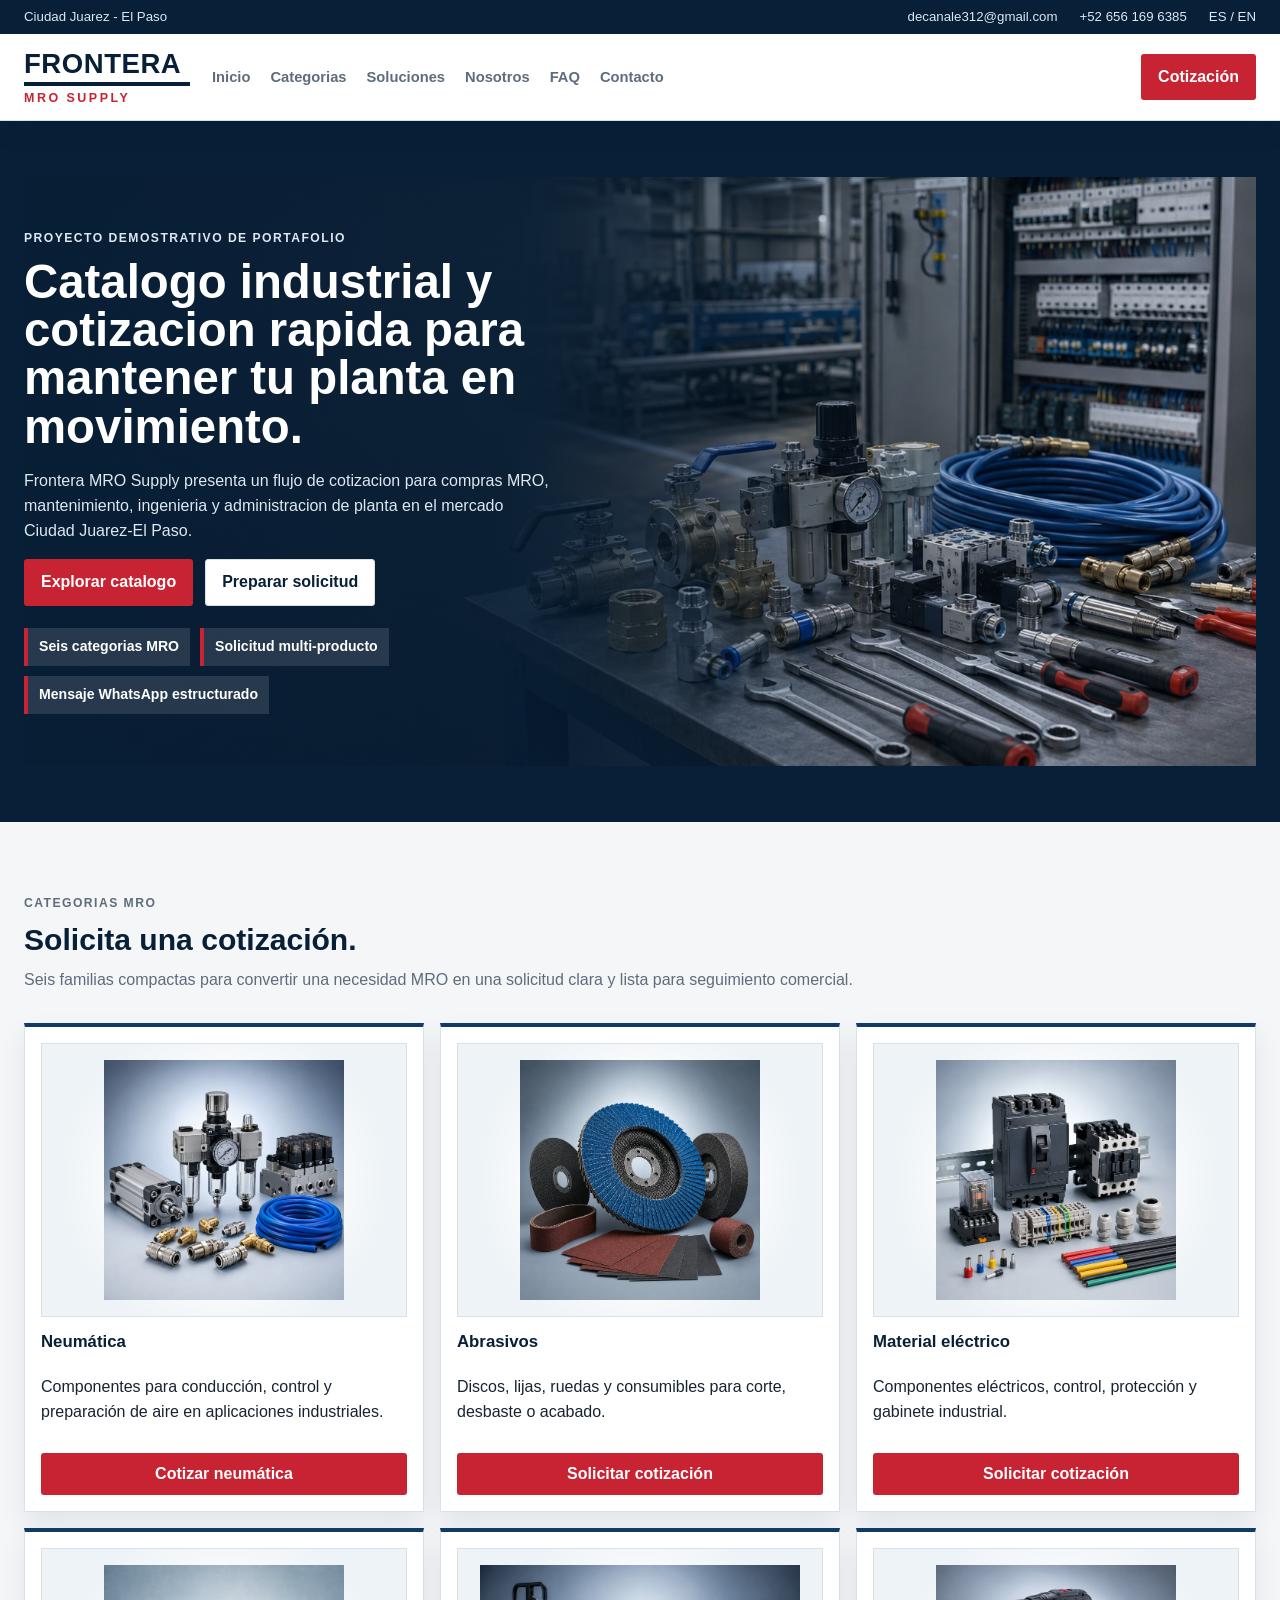
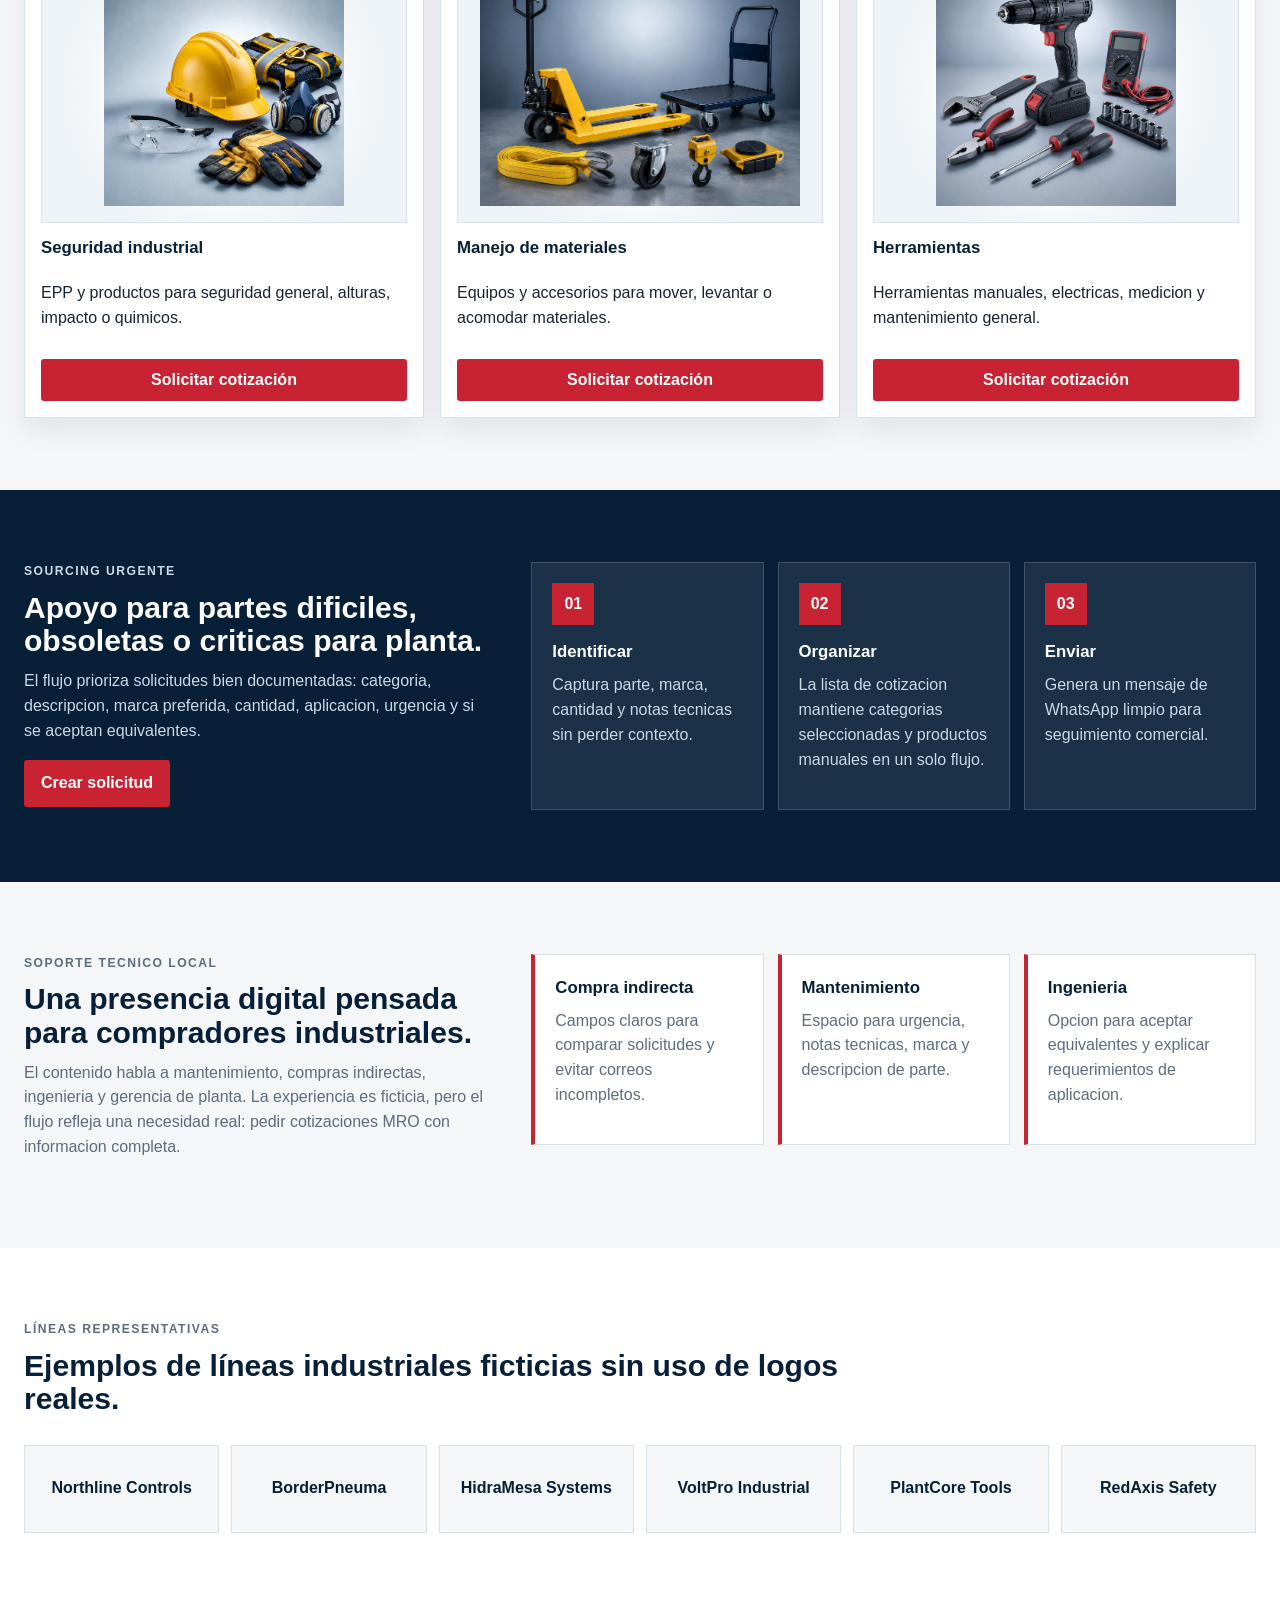
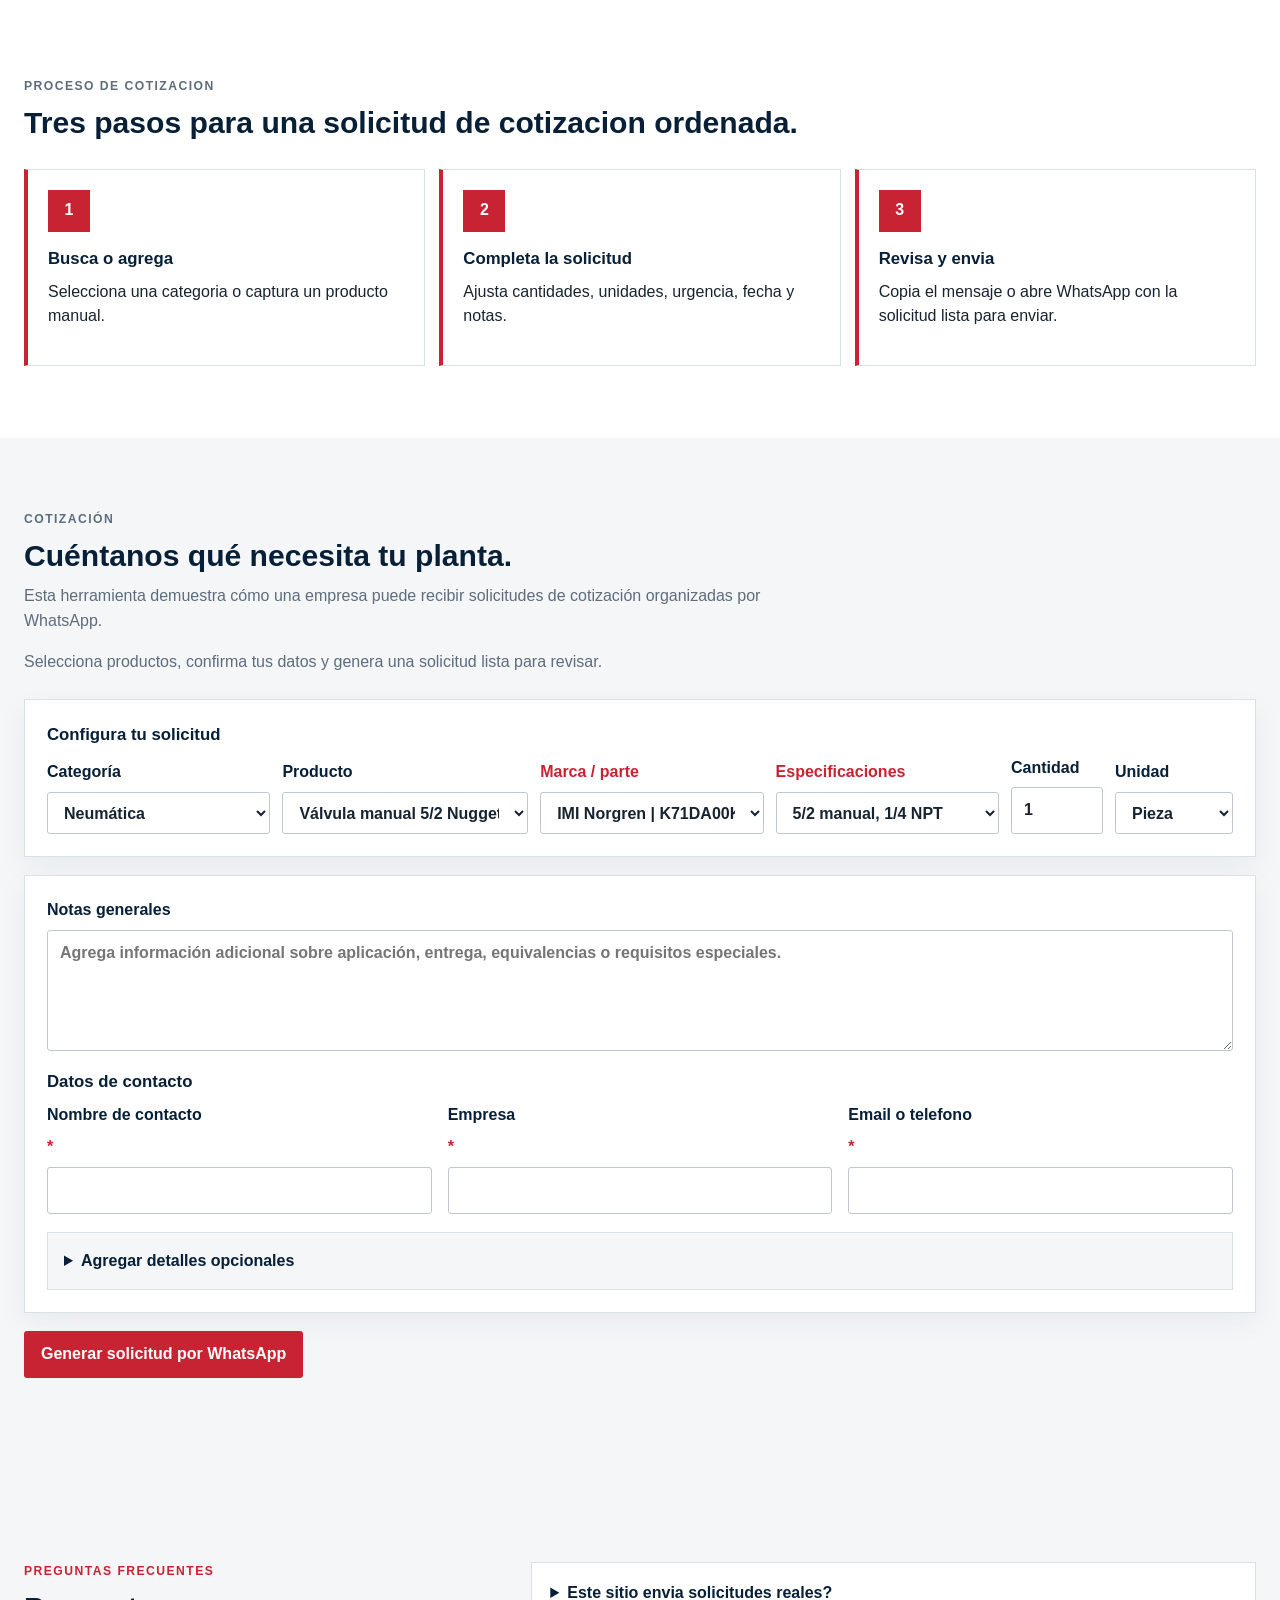
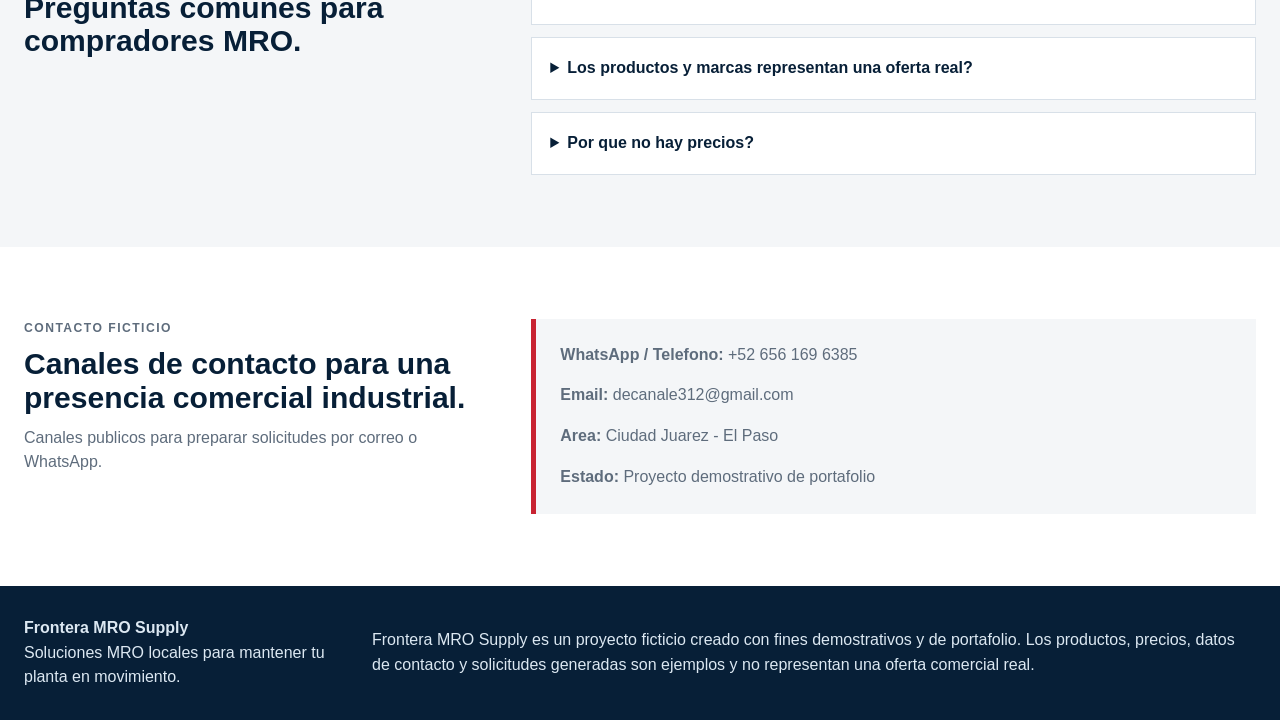
<file: index.html>
<!DOCTYPE html>
<html lang="es">
<head>
  <meta charset="UTF-8">
  <meta name="viewport" content="width=device-width, initial-scale=1.0">
  <title>Frontera MRO Supply | Catalogo MRO y solicitud de cotizacion</title>
  <meta name="description" content="Sitio de portafolio para un proveedor MRO en Ciudad Juarez-El Paso con solicitud de cotizacion por WhatsApp.">
  <link rel="preload" as="image" href="assets/images/hero-industrial.png">
  <link rel="stylesheet" href="styles.css">
</head>
<body>
  <header class="site-header">
    <div class="utility-bar">
      <div class="container utility-content">
        <span>Ciudad Juarez - El Paso</span>
        <a href="mailto:decanale312@gmail.com">decanale312@gmail.com</a>
        <a href="tel:+526561696385">+52 656 169 6385</a>
        <span>ES / EN</span>
      </div>
    </div>

    <nav class="main-header container" aria-label="Navegacion principal">
      <a class="wordmark" href="#inicio" aria-label="Frontera MRO Supply inicio">
        <span class="wordmark-name">Frontera</span>
        <span class="wordmark-line">MRO Supply</span>
      </a>

      <button class="menu-toggle" type="button" aria-expanded="false" aria-controls="site-menu">Menu</button>

      <div class="nav-links" id="site-menu">
        <a href="#inicio">Inicio</a>
        <a href="#catalogo">Categorias</a>
        <a href="#soluciones">Soluciones</a>
        <a href="#nosotros">Nosotros</a>
        <a href="#faq">FAQ</a>
        <a href="#contacto">Contacto</a>
      </div>

      <a class="button button-red header-cta" href="#cotizacion">Cotización</a>
    </nav>
  </header>

  <main id="inicio">
    <section class="hero">
      <div class="container hero-grid">
        <div class="hero-copy">
          <p class="eyebrow">Proyecto demostrativo de portafolio</p>
          <h1>Catalogo industrial y cotizacion rapida para mantener tu planta en movimiento.</h1>
          <p>
            Frontera MRO Supply presenta un flujo de cotizacion para compras MRO, mantenimiento, ingenieria y administracion de planta en el mercado Ciudad Juarez-El Paso.
          </p>
          <div class="hero-actions">
            <a class="button button-red" href="#catalogo">Explorar catalogo</a>
            <a class="button button-outline" href="#cotizacion">Preparar solicitud</a>
          </div>
          <div class="hero-metrics" aria-label="Beneficios del flujo de cotizacion">
            <span>Seis categorias MRO</span>
            <span>Solicitud multi-producto</span>
            <span>Mensaje WhatsApp estructurado</span>
          </div>
        </div>

        <div class="hero-media">
          <img src="assets/images/hero-industrial.png" alt="Componentes MRO, control electrico, neumatica y herramientas organizadas en un entorno industrial">
        </div>
      </div>
    </section>

    <section class="section category-band" id="catalogo" aria-labelledby="category-title">
      <div class="container">
        <div class="section-heading">
          <p class="eyebrow">Categorias MRO</p>
          <h2 id="category-title">Solicita una cotización.</h2>
          <p>Seis familias compactas para convertir una necesidad MRO en una solicitud clara y lista para seguimiento comercial.</p>
        </div>
        <div class="category-grid" id="category-grid"></div>
      </div>
    </section>

    <section class="section sourcing-section" id="soluciones">
      <div class="container sourcing-grid">
        <div>
          <p class="eyebrow">Sourcing urgente</p>
          <h2>Apoyo para partes dificiles, obsoletas o criticas para planta.</h2>
          <p>El flujo prioriza solicitudes bien documentadas: categoria, descripcion, marca preferida, cantidad, aplicacion, urgencia y si se aceptan equivalentes.</p>
          <a class="button button-red" href="#cotizacion">Crear solicitud</a>
        </div>
        <div class="feature-list">
          <article>
            <span>01</span>
            <h3>Identificar</h3>
            <p>Captura parte, marca, cantidad y notas tecnicas sin perder contexto.</p>
          </article>
          <article>
            <span>02</span>
            <h3>Organizar</h3>
            <p>La lista de cotizacion mantiene categorias seleccionadas y productos manuales en un solo flujo.</p>
          </article>
          <article>
            <span>03</span>
            <h3>Enviar</h3>
            <p>Genera un mensaje de WhatsApp limpio para seguimiento comercial.</p>
          </article>
        </div>
      </div>
    </section>

    <section class="section credibility-section" id="nosotros">
      <div class="container credibility-grid">
        <div>
          <p class="eyebrow">Soporte tecnico local</p>
          <h2>Una presencia digital pensada para compradores industriales.</h2>
          <p>El contenido habla a mantenimiento, compras indirectas, ingenieria y gerencia de planta. La experiencia es ficticia, pero el flujo refleja una necesidad real: pedir cotizaciones MRO con informacion completa.</p>
        </div>
        <div class="credibility-cards">
          <article>
            <h3>Compra indirecta</h3>
            <p>Campos claros para comparar solicitudes y evitar correos incompletos.</p>
          </article>
          <article>
            <h3>Mantenimiento</h3>
            <p>Espacio para urgencia, notas tecnicas, marca y descripcion de parte.</p>
          </article>
          <article>
            <h3>Ingenieria</h3>
            <p>Opcion para aceptar equivalentes y explicar requerimientos de aplicacion.</p>
          </article>
        </div>
      </div>
    </section>

    <section class="section partner-section">
      <div class="container">
        <div class="section-heading">
          <p class="eyebrow">Líneas representativas</p>
          <h2>Ejemplos de líneas industriales ficticias sin uso de logos reales.</h2>
        </div>
        <div class="partner-grid">
          <span>Northline Controls</span>
          <span>BorderPneuma</span>
          <span>HidraMesa Systems</span>
          <span>VoltPro Industrial</span>
          <span>PlantCore Tools</span>
          <span>RedAxis Safety</span>
        </div>
      </div>
    </section>

    <section class="section steps-section">
      <div class="container">
        <div class="section-heading">
          <p class="eyebrow">Proceso de cotizacion</p>
          <h2>Tres pasos para una solicitud de cotizacion ordenada.</h2>
        </div>
        <div class="steps-grid">
          <article>
            <strong>1</strong>
            <h3>Busca o agrega</h3>
            <p>Selecciona una categoria o captura un producto manual.</p>
          </article>
          <article>
            <strong>2</strong>
            <h3>Completa la solicitud</h3>
            <p>Ajusta cantidades, unidades, urgencia, fecha y notas.</p>
          </article>
          <article>
            <strong>3</strong>
            <h3>Revisa y envia</h3>
            <p>Copia el mensaje o abre WhatsApp con la solicitud lista para enviar.</p>
          </article>
        </div>
      </div>
    </section>

    <section class="section rfq-section" id="cotizacion">
      <span class="section-anchor" id="solicitud" aria-hidden="true"></span>
      <div class="container">
        <div class="rfq-heading">
          <div>
            <p class="eyebrow">Cotización</p>
            <h2>Cuéntanos qué necesita tu planta.</h2>
            <p>Esta herramienta demuestra cómo una empresa puede recibir solicitudes de cotización organizadas por WhatsApp.</p>
            <p>Selecciona productos, confirma tus datos y genera una solicitud lista para revisar.</p>
          </div>
        </div>

        <form class="rfq-form" id="quote-form" novalidate>
          <div class="form-panel" id="additional-products-panel" hidden>
            <div class="panel-title-row">
              <h3>Productos solicitados</h3>
              <button class="button button-small" type="button" id="clear-quote">Vaciar solicitud</button>
            </div>
            <div class="quote-items" id="quote-items" aria-live="polite"></div>
            <p class="empty-quote" id="empty-quote">Los productos adicionales aparecerán aquí. El producto configurado abajo se incluye automáticamente al generar la solicitud.</p>
          </div>

          <div class="form-panel manual-panel">
            <h3>Configura tu solicitud</h3>
            <div class="manual-grid">
              <label>
                Categoría
                <select id="manual-category">
                  <option value="">Selecciona una categoría</option>
                </select>
              </label>
              <label>
                Producto
                <select id="manual-product"></select>
              </label>
              <label>
                <span id="spec-one-label">Especificacion 1</span>
                <select id="manual-spec-one"></select>
              </label>
              <label>
                <span id="spec-two-label">Especificacion 2</span>
                <select id="manual-spec-two"></select>
              </label>
              <label>
                Cantidad
                <input type="number" id="manual-quantity" min="1" value="1">
              </label>
              <label>
                Unidad
                <select id="manual-unit">
                  <option value="pieza(s)">pieza(s)</option>
                  <option value="caja(s)">caja(s)</option>
                  <option value="metro(s)">metro(s)</option>
                  <option value="juego(s)">juego(s)</option>
                </select>
              </label>
            </div>
            <input type="hidden" id="manual-product-other">
            <input type="hidden" id="manual-spec-one-other">
            <input type="hidden" id="manual-spec-two-other">
          </div>

          <div class="form-panel">
            <label class="full-field notes-field">
              Notas generales
              <textarea id="general-notes" rows="4" placeholder="Agrega información adicional sobre aplicación, entrega, equivalencias o requisitos especiales."></textarea>
            </label>

            <h3>Datos de contacto</h3>
            <div class="quick-contact-grid">
              <label>
                Nombre de contacto <span aria-hidden="true">*</span>
                <input type="text" id="contact-name" required>
              </label>
              <label>
                Empresa <span aria-hidden="true">*</span>
                <input type="text" id="company" required>
              </label>
              <label>
                Email o telefono <span aria-hidden="true">*</span>
                <input type="text" id="reply-contact" required>
              </label>
            </div>
            <details class="optional-details" id="optional-details">
              <summary>Agregar detalles opcionales</summary>
              <div class="form-grid">
                <label>
                  Departamento o area
                  <select id="department">
                    <option value="">Selecciona una opcion</option>
                    <option value="Mantenimiento">Mantenimiento</option>
                    <option value="Compras">Compras</option>
                    <option value="Ingenieria">Ingenieria</option>
                    <option value="Almacen MRO">Almacen MRO</option>
                    <option value="Produccion">Produccion</option>
                    <option value="Gerencia de planta">Gerencia de planta</option>
                  </select>
                </label>
                <label>
                  Urgencia
                  <select id="urgency">
                    <option value="">Selecciona urgencia</option>
                    <option value="Cotización estándar">Cotización estándar</option>
                    <option value="Linea detenida">Linea detenida</option>
                    <option value="Critico esta semana">Critico esta semana</option>
                    <option value="Reposicion programada">Reposicion programada</option>
                    <option value="Consulta de inventario">Consulta de inventario</option>
                  </select>
                </label>
                <label>
                  Fecha requerida
                  <input type="date" id="required-date">
                </label>
                <label>
                  Marca preferida
                  <input type="text" id="preferred-brand">
                </label>
                <label>
                  Equivalentes aceptables
                  <select id="equivalents">
                    <option value="">No especificado</option>
                    <option value="Por confirmar">Por confirmar</option>
                    <option value="Si, se aceptan equivalentes">Si, se aceptan equivalentes</option>
                    <option value="No, solo marca/parte solicitada">No, solo marca/parte solicitada</option>
                  </select>
                </label>
                <label>
                  Archivo de referencia
                  <input type="file" id="reference-file">
                  <small>Campo opcional para indicar que existe una referencia visual.</small>
                </label>
                <label>
                  Metodo de respuesta
                  <select id="response-method">
                    <option value="">Selecciona metodo</option>
                    <option value="WhatsApp">WhatsApp</option>
                    <option value="Email">Email</option>
                    <option value="Llamada">Llamada</option>
                  </select>
                </label>
              </div>
            </details>
          </div>

          <div class="form-actions">
            <button class="button button-red" type="submit" id="generate-whatsapp">Generar solicitud por WhatsApp</button>
          </div>

          <div class="form-status" id="form-status" role="status" aria-live="polite"></div>

          <div class="message-workspace" id="message-workspace" hidden>
            <div class="message-header">
              <h3>Mensaje generado</h3>
              <span>Revisa antes de enviar</span>
            </div>
            <pre id="message-preview"></pre>
            <div class="message-actions">
              <button class="button button-outline" type="button" id="copy-message">Copiar mensaje</button>
              <button class="button button-outline" type="button" id="clear-message">Vaciar solicitud</button>
              <button class="button button-outline" type="button" id="request-email">Preparar solicitud por correo</button>
              <a class="button button-red" id="whatsapp-link" href="#" target="_blank" rel="noopener">Enviar por WhatsApp</a>
            </div>
          </div>
        </form>
      </div>
    </section>

    <div class="email-modal" id="email-modal" hidden role="dialog" aria-modal="true" aria-labelledby="email-modal-title" aria-describedby="email-modal-description">
      <div class="email-modal-card">
        <h2 id="email-modal-title">Función de correo en preparación</h2>
        <p id="email-modal-description">En esta demostración, las solicitudes se generan actualmente por WhatsApp. La integración por correo electrónico formará parte de la siguiente etapa.</p>
        <div class="email-modal-actions">
          <button class="button button-red" type="button" id="continue-whatsapp">Continuar por WhatsApp</button>
          <button class="button button-outline" type="button" id="close-email-modal">Cerrar</button>
        </div>
      </div>
    </div>

    <section class="section faq-section" id="faq">
      <div class="container faq-grid">
        <div>
          <p class="eyebrow">Preguntas frecuentes</p>
          <h2>Preguntas comunes para compradores MRO.</h2>
        </div>
        <div class="faq-list">
          <details>
            <summary>Este sitio envia solicitudes reales?</summary>
            <p>No. Es una demostración de portafolio para mostrar una experiencia comercial de solicitud de cotización.</p>
          </details>
          <details>
            <summary>Los productos y marcas representan una oferta real?</summary>
            <p>No. La información se presenta como ejemplo de catálogo y cotización, sin representar afiliación u oferta comercial real.</p>
          </details>
          <details>
            <summary>Por que no hay precios?</summary>
            <p>La experiencia representa una compra MRO por cotización, donde cantidades, disponibilidad y equivalencias importan más que una compra inmediata.</p>
          </details>
        </div>
      </div>
    </section>

    <section class="section contact-section" id="contacto">
      <div class="container contact-grid">
        <div>
          <p class="eyebrow">Contacto ficticio</p>
          <h2>Canales de contacto para una presencia comercial industrial.</h2>
          <p>Canales publicos para preparar solicitudes por correo o WhatsApp.</p>
        </div>
        <div class="contact-card">
          <p><strong>WhatsApp / Telefono:</strong> <a href="tel:+526561696385">+52 656 169 6385</a></p>
          <p><strong>Email:</strong> <a href="mailto:decanale312@gmail.com">decanale312@gmail.com</a></p>
          <p><strong>Area:</strong> Ciudad Juarez - El Paso</p>
          <p><strong>Estado:</strong> Proyecto demostrativo de portafolio</p>
        </div>
      </div>
    </section>
  </main>

  <footer class="site-footer">
    <div class="container footer-grid">
      <div>
        <strong>Frontera MRO Supply</strong>
        <p>Soluciones MRO locales para mantener tu planta en movimiento.</p>
      </div>
      <p>Frontera MRO Supply es un proyecto ficticio creado con fines demostrativos y de portafolio. Los productos, precios, datos de contacto y solicitudes generadas son ejemplos y no representan una oferta comercial real.</p>
    </div>
  </footer>

  <script src="app.js"></script>
</body>
</html>
</file>
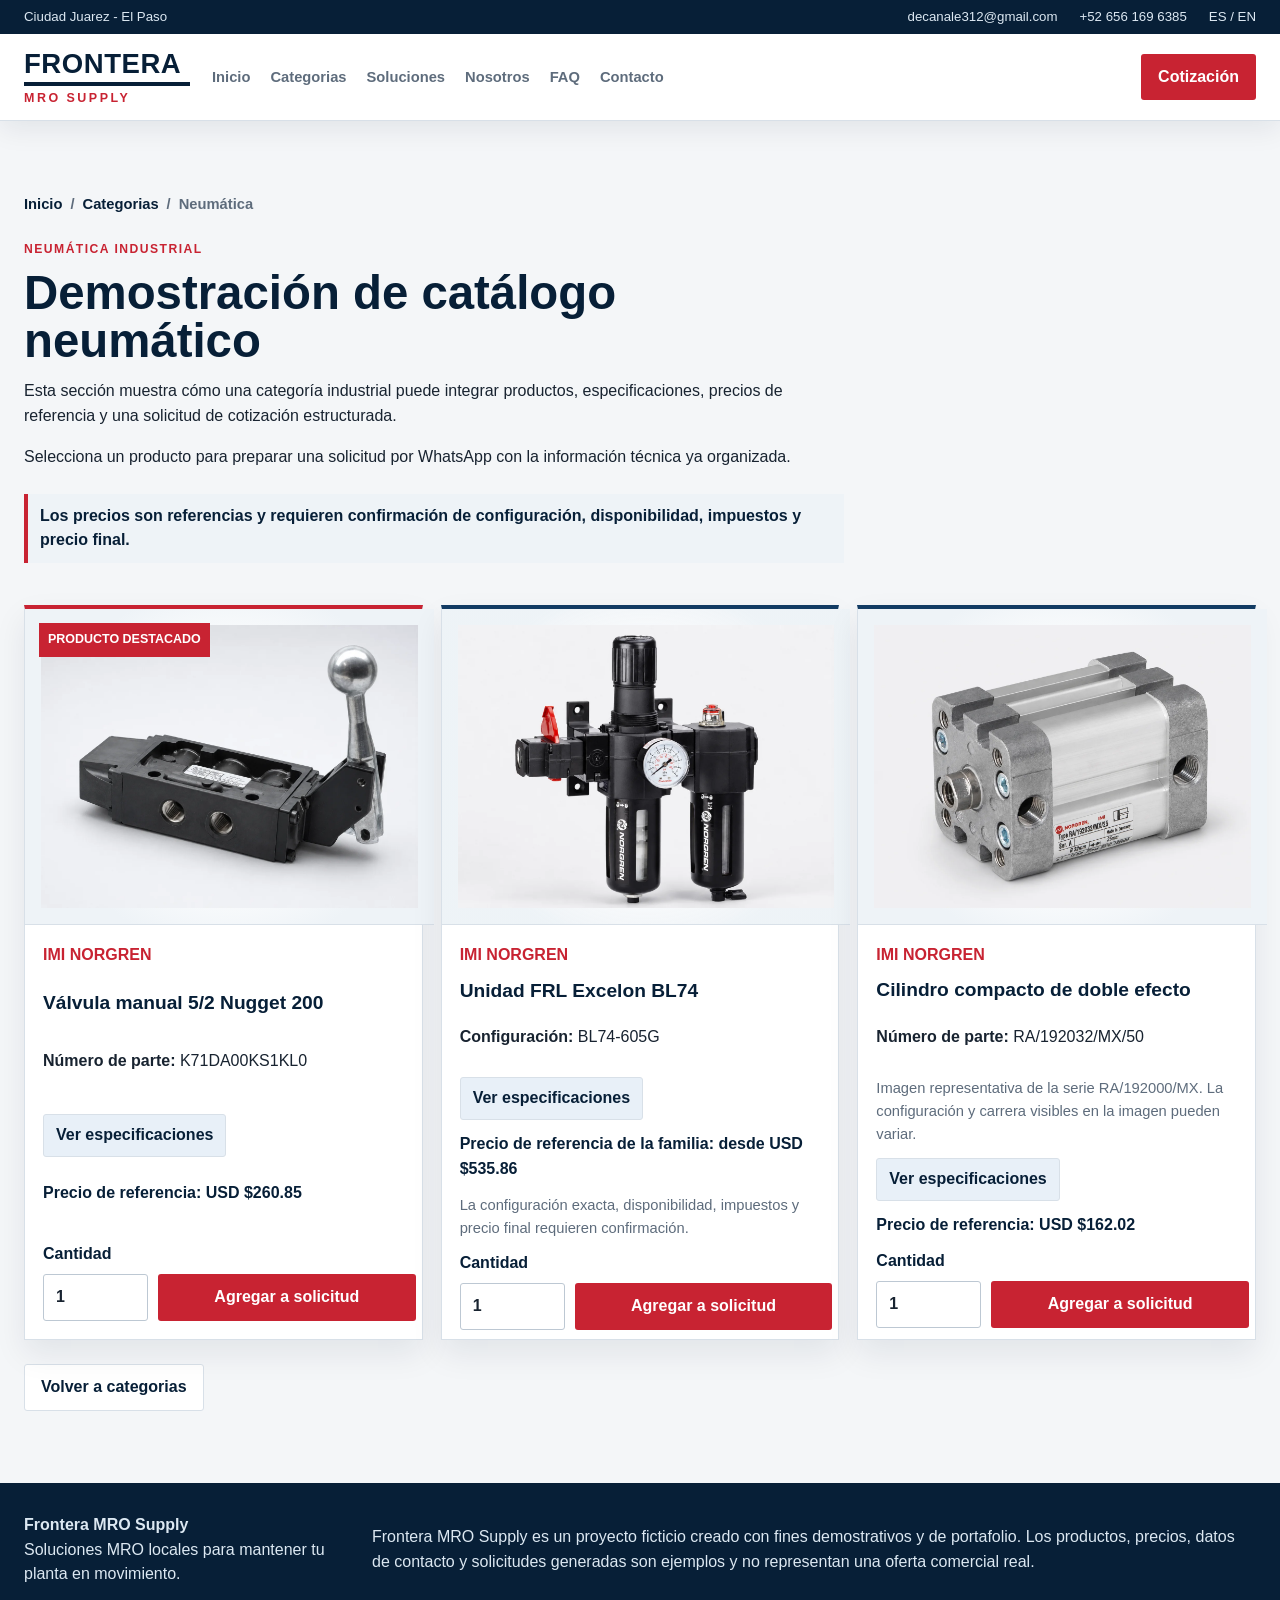
<file: neumatica.html>
<!DOCTYPE html>
<html lang="es">
<head>
  <meta charset="UTF-8">
  <meta name="viewport" content="width=device-width, initial-scale=1.0">
  <title>Neumática | Frontera MRO Supply</title>
  <meta name="description" content="Productos neumáticos para mantenimiento y manufactura: válvulas, unidades FRL y cilindros compactos para solicitud de cotización.">
  <link rel="stylesheet" href="styles.css">
</head>
<body data-catalog-page="neumatica">
  <header class="site-header">
    <div class="utility-bar">
      <div class="container utility-content">
        <span>Ciudad Juarez - El Paso</span>
        <a href="mailto:decanale312@gmail.com">decanale312@gmail.com</a>
        <a href="tel:+526561696385">+52 656 169 6385</a>
        <span>ES / EN</span>
      </div>
    </div>

    <nav class="main-header container" aria-label="Navegacion principal">
      <a class="wordmark" href="index.html#inicio" aria-label="Frontera MRO Supply inicio">
        <span class="wordmark-name">Frontera</span>
        <span class="wordmark-line">MRO Supply</span>
      </a>

      <button class="menu-toggle" type="button" aria-expanded="false" aria-controls="site-menu">Menu</button>

      <div class="nav-links" id="site-menu">
        <a href="index.html#inicio">Inicio</a>
        <a href="index.html#catalogo">Categorias</a>
        <a href="index.html#soluciones">Soluciones</a>
        <a href="index.html#nosotros">Nosotros</a>
        <a href="index.html#faq">FAQ</a>
        <a href="index.html#contacto">Contacto</a>
      </div>

      <a class="button button-red header-cta" href="index.html#cotizacion">Cotización</a>
    </nav>
  </header>

  <main>
    <section class="section catalog-page">
      <div class="container">
        <nav class="breadcrumb" aria-label="Ruta de navegacion">
          <a href="index.html#inicio">Inicio</a>
          <span>/</span>
          <a href="index.html#catalogo">Categorias</a>
          <span>/</span>
          <span>Neumática</span>
        </nav>

        <div class="catalog-heading">
          <p class="eyebrow">Neumática industrial</p>
          <h1>Demostración de catálogo neumático</h1>
          <p>Esta sección muestra cómo una categoría industrial puede integrar productos, especificaciones, precios de referencia y una solicitud de cotización estructurada.</p>
          <p>Selecciona un producto para preparar una solicitud por WhatsApp con la información técnica ya organizada.</p>
          <p class="catalog-notice">Los precios son referencias y requieren confirmación de configuración, disponibilidad, impuestos y precio final.</p>
        </div>

        <div class="product-card-grid">
          <article class="product-card product-card-featured" data-product-card data-product-id="valvula-k71da00ks1kl0">
            <span class="product-badge">Producto destacado</span>
            <div class="product-media">
              <picture>
                <source srcset="assets/images/products/neumatica-valvula-k71da00ks1kl0-polished.webp" type="image/webp">
                <img src="assets/images/products/neumatica-valvula-k71da00ks1kl0-polished.png" width="1448" height="1086" loading="lazy" alt="Válvula manual neumática 5/2 Nugget 200 IMI Norgren K71DA00KS1KL0">
              </picture>
            </div>
            <div class="product-card-body">
              <p class="product-brand">IMI Norgren</p>
              <h2>Válvula manual 5/2 Nugget 200</h2>
              <p><strong>Número de parte:</strong> K71DA00KS1KL0</p>
              <details class="product-spec-details" id="spec-valvula-k71da00ks1kl0">
                <summary>Ver especificaciones</summary>
                <ul>
                  <li>Operación: 5/2</li>
                  <li>Accionamiento: palanca manual con retorno por resorte</li>
                  <li>Puerto: 1/4 NPT</li>
                  <li>Presión de operación: 0.34 a 10.35 bar</li>
                  <li>Equivalencia: 4.91 a 150 psi</li>
                </ul>
              </details>
              <p class="product-price">Precio de referencia: USD $260.85</p>
              <div class="product-actions">
                <label>
                  Cantidad
                  <input type="number" min="1" value="1" data-product-quantity>
                </label>
                <button class="button button-red" type="button" data-add-product="valvula-k71da00ks1kl0">Agregar a solicitud</button>
              </div>
            </div>
          </article>

          <article class="product-card" data-product-card data-product-id="frl-excelon-bl74">
            <div class="product-media">
              <picture>
                <source srcset="assets/images/products/neumatica-frl-excelon-bl74-polished.webp" type="image/webp">
                <img src="assets/images/products/neumatica-frl-excelon-bl74-polished.png" width="1448" height="1086" loading="lazy" alt="Unidad FRL Excelon BL74 IMI Norgren para aire comprimido">
              </picture>
            </div>
            <div class="product-card-body">
              <p class="product-brand">IMI Norgren</p>
              <h2>Unidad FRL Excelon BL74</h2>
              <p><strong>Configuración:</strong> BL74-605G</p>
              <details class="product-spec-details" id="spec-frl-excelon-bl74">
                <summary>Ver especificaciones</summary>
                <ul>
                  <li>Medio: aire comprimido</li>
                  <li>Puerto: G3/4</li>
                  <li>Purga automática</li>
                  <li>Elemento filtrante: 40 μm</li>
                  <li>Regulación de salida: 0.3 a 10 bar</li>
                  <li>Presión máxima de entrada: 10 bar</li>
                  <li>Lubricador de micro-niebla</li>
                  <li>Vasos de policarbonato</li>
                  <li>País de origen indicado por el fabricante: México</li>
                </ul>
              </details>
              <p class="product-price">Precio de referencia de la familia: desde USD $535.86</p>
              <p class="product-note">La configuración exacta, disponibilidad, impuestos y precio final requieren confirmación.</p>
              <div class="product-actions">
                <label>
                  Cantidad
                  <input type="number" min="1" value="1" data-product-quantity>
                </label>
                <button class="button button-red" type="button" data-add-product="frl-excelon-bl74">Agregar a solicitud</button>
              </div>
            </div>
          </article>

          <article class="product-card" data-product-card data-product-id="cilindro-ra192032mx50">
            <div class="product-media">
              <picture>
                <source srcset="assets/images/products/neumatica-cilindro-serie-ra192000mx-polished.webp" type="image/webp">
                <img src="assets/images/products/neumatica-cilindro-serie-ra192000mx-polished.png" width="1448" height="1086" loading="lazy" alt="Cilindro compacto neumático de doble efecto serie RA/192000/MX">
              </picture>
            </div>
            <div class="product-card-body">
              <p class="product-brand">IMI Norgren</p>
              <h2>Cilindro compacto de doble efecto</h2>
              <p><strong>Número de parte:</strong> RA/192032/MX/50</p>
              <p class="product-note">Imagen representativa de la serie RA/192000/MX. La configuración y carrera visibles en la imagen pueden variar.</p>
              <details class="product-spec-details" id="spec-cilindro-ra192032mx50">
                <summary>Ver especificaciones</summary>
                <ul>
                  <li>Diámetro: 32 mm</li>
                  <li>Carrera: 50 mm</li>
                  <li>Puerto: G1/8</li>
                  <li>Norma: ISO 21287</li>
                  <li>Operación: doble efecto</li>
                  <li>Presión: 1 a 10 bar</li>
                  <li>Fuerza teórica a 6 bar: 482 N</li>
                </ul>
              </details>
              <p class="product-price">Precio de referencia: USD $162.02</p>
              <div class="product-actions">
                <label>
                  Cantidad
                  <input type="number" min="1" value="1" data-product-quantity>
                </label>
                <button class="button button-red" type="button" data-add-product="cilindro-ra192032mx50">Agregar a solicitud</button>
              </div>
            </div>
          </article>
        </div>

        <div class="catalog-return">
          <a class="button button-outline" href="index.html#catalogo">Volver a categorias</a>
        </div>
      </div>
    </section>
  </main>

  <footer class="site-footer">
    <div class="container footer-grid">
      <div>
        <strong>Frontera MRO Supply</strong>
        <p>Soluciones MRO locales para mantener tu planta en movimiento.</p>
      </div>
      <p>Frontera MRO Supply es un proyecto ficticio creado con fines demostrativos y de portafolio. Los productos, precios, datos de contacto y solicitudes generadas son ejemplos y no representan una oferta comercial real.</p>
    </div>
  </footer>

  <script src="app.js"></script>
</body>
</html>
</file>
<file: styles.css>
:root {
  --navy: #071f37;
  --navy-2: #123b63;
  --red: #c82332;
  --red-dark: #981b27;
  --charcoal: #182330;
  --steel: #5e6c7c;
  --line: #d8e0e8;
  --soft: #f4f6f8;
  --soft-blue: #e8f0f8;
  --white: #ffffff;
  --shadow: 0 14px 34px rgba(7, 31, 55, 0.12);
}

* {
  box-sizing: border-box;
}

html {
  scroll-behavior: smooth;
}

body {
  margin: 0;
  color: var(--charcoal);
  font-family: Arial, Helvetica, sans-serif;
  line-height: 1.55;
  background: var(--white);
}

a {
  color: inherit;
  text-decoration: none;
}

button,
input,
select,
textarea {
  font: inherit;
}

button,
a,
input,
select,
textarea,
summary {
  outline-offset: 3px;
}

button:focus-visible,
a:focus-visible,
input:focus-visible,
select:focus-visible,
textarea:focus-visible,
summary:focus-visible {
  outline: 3px solid rgba(200, 35, 50, 0.38);
}

.container {
  width: min(1260px, calc(100% - 48px));
  margin: 0 auto;
}

.sr-only {
  position: absolute;
  width: 1px;
  height: 1px;
  padding: 0;
  margin: -1px;
  overflow: hidden;
  clip: rect(0, 0, 0, 0);
  white-space: nowrap;
  border: 0;
}

.site-header {
  position: sticky;
  top: 0;
  z-index: 50;
  background: var(--white);
  border-bottom: 1px solid var(--line);
  box-shadow: 0 8px 26px rgba(7, 31, 55, 0.08);
}

.utility-bar {
  color: #dce8f2;
  font-size: 0.83rem;
  background: var(--navy);
}

.utility-content {
  display: flex;
  align-items: center;
  gap: 22px;
  min-height: 34px;
}

.utility-content span:first-child {
  margin-right: auto;
}

.main-header {
  display: grid;
  grid-template-columns: auto minmax(340px, 1fr) auto;
  grid-template-areas:
    "brand nav cta"
    "brand nav cta";
  align-items: center;
  gap: 10px 22px;
  min-height: 86px;
  padding: 12px 0;
}

.wordmark {
  grid-area: brand;
  display: inline-flex;
  flex-direction: column;
  min-width: 166px;
  color: var(--navy);
  line-height: 1;
}

.wordmark-name {
  font-size: 1.72rem;
  font-weight: 900;
  letter-spacing: 0.02em;
  text-transform: uppercase;
}

.wordmark-line {
  margin-top: 5px;
  padding-top: 6px;
  color: var(--red);
  font-size: 0.78rem;
  font-weight: 900;
  letter-spacing: 0.2em;
  border-top: 4px solid var(--navy);
  text-transform: uppercase;
}

.menu-toggle {
  display: none;
  padding: 9px 12px;
  color: var(--navy);
  font-weight: 900;
  border: 1px solid var(--line);
  background: var(--white);
  cursor: pointer;
}

.nav-links {
  grid-area: nav;
  display: flex;
  align-items: center;
  gap: 20px;
  color: var(--steel);
  font-size: 0.92rem;
  font-weight: 900;
}

.nav-links a:hover {
  color: var(--red);
}

.header-cta {
  grid-area: cta;
}

.button {
  display: inline-flex;
  align-items: center;
  justify-content: center;
  min-height: 42px;
  padding: 10px 16px;
  border: 1px solid transparent;
  border-radius: 3px;
  font-weight: 900;
  cursor: pointer;
}

.button-red {
  color: var(--white);
  background: var(--red);
}

.button-red:hover {
  background: var(--red-dark);
}

.button-outline {
  color: var(--navy);
  background: var(--white);
  border-color: var(--line);
}

.button-outline:hover {
  border-color: var(--navy);
}

.button-small {
  min-height: 36px;
  padding: 8px 12px;
  color: var(--navy);
  background: var(--soft-blue);
  border-color: var(--line);
}

.hero {
  position: relative;
  overflow: hidden;
  padding: 56px 0;
  color: var(--white);
  background: var(--navy);
  min-height: 620px;
}

.hero::after {
  content: "";
  position: absolute;
  inset: 0;
  z-index: 1;
  background: linear-gradient(90deg, rgba(7, 31, 55, 0.88) 0%, rgba(7, 31, 55, 0.72) 42%, rgba(7, 31, 55, 0.2) 66%, rgba(7, 31, 55, 0.08) 100%);
  pointer-events: none;
}

.hero-grid {
  position: relative;
  z-index: 2;
  display: grid;
  grid-template-columns: minmax(0, 0.9fr) minmax(420px, 1.1fr);
  gap: 50px;
  align-items: center;
  min-height: 508px;
}

.hero-grid::before {
  content: "";
  position: absolute;
  inset: 0;
  z-index: 1;
  background: linear-gradient(90deg, rgba(7, 31, 55, 0.9) 0%, rgba(7, 31, 55, 0.74) 42%, rgba(7, 31, 55, 0.2) 66%, rgba(7, 31, 55, 0.02) 100%);
  pointer-events: none;
}

.hero-copy {
  position: relative;
  z-index: 2;
  max-width: 690px;
  padding: 52px 0;
}

.eyebrow {
  margin: 0 0 10px;
  color: var(--red);
  font-size: 0.76rem;
  font-weight: 900;
  letter-spacing: 0.12em;
  text-transform: uppercase;
}

h1,
h2,
h3,
p {
  margin-top: 0;
}

h1 {
  max-width: 690px;
  margin-bottom: 18px;
  color: var(--navy);
  font-size: clamp(2.45rem, 3.7vw, 4rem);
  line-height: 1.02;
}

h2 {
  margin-bottom: 12px;
  color: var(--navy);
  font-size: clamp(1.75rem, 2.35vw, 2.65rem);
  line-height: 1.1;
}

h3 {
  margin-bottom: 8px;
  color: var(--navy);
  font-size: 1.05rem;
}

.hero-copy p,
.section-heading p,
.sourcing-grid p,
.credibility-grid p,
.rfq-heading p,
.contact-grid p {
  color: var(--steel);
}

.hero-copy h1 {
  color: var(--white);
}

.hero-copy p {
  color: #dce8f2;
}

.hero-actions,
.form-actions,
.message-actions {
  display: flex;
  flex-wrap: wrap;
  gap: 12px;
}

.hero-metrics {
  display: flex;
  flex-wrap: wrap;
  gap: 10px;
  margin-top: 22px;
}

.hero-metrics span {
  padding: 8px 11px;
  color: var(--white);
  font-size: 0.88rem;
  font-weight: 900;
  background: rgba(255, 255, 255, 0.12);
  border-left: 4px solid var(--red);
}

.hero-media {
  position: absolute;
  inset: 0;
  z-index: 0;
  pointer-events: none;
}

.hero-media img {
  display: block;
  width: 100%;
  height: 100%;
  object-fit: cover;
  object-position: center right;
}

.section {
  padding: 72px 0;
}

.section-heading {
  max-width: 880px;
  margin-bottom: 30px;
}

.category-band,
.credibility-section,
.faq-section {
  background: var(--soft);
}

.category-grid {
  display: grid;
  grid-template-columns: repeat(3, 1fr);
  gap: 16px;
  align-items: stretch;
}

.category-tile {
  display: grid;
  grid-template-rows: auto auto 1fr auto;
  gap: 12px;
  min-height: 320px;
  height: 100%;
  padding: 16px;
  background: var(--white);
  border: 1px solid var(--line);
  border-top: 4px solid var(--navy-2);
  box-shadow: 0 12px 26px rgba(7, 31, 55, 0.08);
  transition: border-color 160ms ease, box-shadow 160ms ease, transform 160ms ease;
}

.category-tile:hover,
.category-tile:focus-visible {
  transform: translateY(-3px);
  box-shadow: 0 16px 32px rgba(7, 31, 55, 0.12);
}

.category-tile:has(button:active),
.category-tile:has(button:focus-visible),
.category-tile:focus-visible {
  border-color: rgba(200, 35, 50, 0.32);
  border-top-color: var(--red);
}

.category-tile img,
.product-image img {
  display: block;
  width: 100%;
  height: auto;
}

.category-tile img {
  box-sizing: border-box;
  aspect-ratio: 4 / 3;
  padding: 16px;
  object-fit: contain;
  object-position: center center;
  background:
    radial-gradient(circle at center, rgba(255, 255, 255, 0.94) 0 38%, rgba(238, 243, 247, 0.9) 72%),
    #eef3f7;
  border: 1px solid #d7e2eb;
  transition: transform 160ms ease;
}

.category-tile:hover img {
  transform: scale(1.025);
}

.category-tile button {
  align-self: end;
  min-height: 40px;
  padding: 9px 11px;
  color: var(--white);
  font-weight: 900;
  text-align: center;
  border: 0;
  border-radius: 3px;
  background: var(--red);
  cursor: pointer;
}

@media (prefers-reduced-motion: reduce) {
  .category-tile,
  .category-tile img {
    transition: none;
  }

  .category-tile:hover,
  .category-tile:focus-visible,
  .category-tile:hover img {
    transform: none;
  }
}

.partner-section,
.contact-section {
  background: var(--white);
}

label {
  display: grid;
  gap: 7px;
  color: var(--navy);
  font-weight: 900;
}

input,
select,
textarea {
  width: 100%;
  min-height: 42px;
  padding: 10px 12px;
  color: var(--charcoal);
  border: 1px solid #bdc8d3;
  border-radius: 3px;
  background: var(--white);
}

textarea {
  resize: vertical;
}

.sourcing-section {
  color: var(--white);
  background: var(--navy);
}

.sourcing-section h2,
.sourcing-section h3 {
  color: var(--white);
}

.sourcing-grid,
.credibility-grid,
.faq-grid,
.contact-grid {
  display: grid;
  grid-template-columns: 0.78fr 1.22fr;
  gap: 44px;
  align-items: start;
}

.sourcing-grid p {
  color: #cbd9e7;
}

.feature-list,
.credibility-cards,
.steps-grid {
  display: grid;
  grid-template-columns: repeat(3, 1fr);
  gap: 14px;
}

.feature-list article {
  padding: 20px;
  background: rgba(255, 255, 255, 0.08);
  border: 1px solid rgba(255, 255, 255, 0.16);
}

.feature-list span,
.steps-grid strong {
  display: grid;
  width: 42px;
  height: 42px;
  place-items: center;
  margin-bottom: 14px;
  color: var(--white);
  font-weight: 900;
  background: var(--red);
}

.credibility-cards article,
.steps-grid article {
  padding: 20px;
  background: var(--white);
  border: 1px solid var(--line);
  border-left: 4px solid var(--red);
}

.partner-grid {
  display: grid;
  grid-template-columns: repeat(6, 1fr);
  gap: 12px;
}

.partner-grid span {
  display: grid;
  min-height: 88px;
  place-items: center;
  padding: 12px;
  color: var(--navy);
  font-weight: 900;
  text-align: center;
  background: var(--soft);
  border: 1px solid var(--line);
}

.steps-section {
  background: var(--white);
}

.section-anchor {
  display: block;
  position: relative;
  top: -88px;
  visibility: hidden;
}

.catalog-page {
  background: var(--soft);
}

.breadcrumb {
  display: flex;
  flex-wrap: wrap;
  gap: 8px;
  margin-bottom: 24px;
  color: var(--steel);
  font-size: 0.92rem;
  font-weight: 800;
}

.breadcrumb a {
  color: var(--navy);
}

.catalog-heading {
  max-width: 820px;
  margin-bottom: 26px;
}

.catalog-heading h1 {
  margin-bottom: 14px;
}

.catalog-notice {
  display: inline-block;
  margin-top: 8px;
  padding: 10px 12px;
  color: var(--navy);
  font-weight: 900;
  background: #eef3f7;
  border-left: 4px solid var(--red);
}

.product-card-grid {
  display: grid;
  grid-template-columns: repeat(3, minmax(0, 1fr));
  gap: 18px;
  align-items: stretch;
}

.product-card {
  display: grid;
  grid-template-rows: auto 1fr;
  position: relative;
  min-height: 100%;
  background: var(--white);
  border: 1px solid var(--line);
  border-top: 4px solid var(--navy-2);
  box-shadow: 0 14px 30px rgba(7, 31, 55, 0.08);
}

.product-card-featured {
  border-top-color: var(--red);
}

.product-badge {
  position: absolute;
  top: 14px;
  left: 14px;
  z-index: 1;
  padding: 7px 9px;
  color: var(--white);
  font-size: 0.78rem;
  font-weight: 900;
  text-transform: uppercase;
  background: var(--red);
}

.product-media {
  display: grid;
  place-items: center;
  aspect-ratio: 4 / 3;
  padding: 16px;
  background:
    radial-gradient(circle at center, rgba(255, 255, 255, 0.98) 0 38%, rgba(238, 243, 247, 0.9) 72%),
    #eef3f7;
  border-bottom: 1px solid var(--line);
}

.product-media picture,
.product-media img {
  display: block;
  width: 100%;
  height: 100%;
}

.product-media img {
  object-fit: contain;
  object-position: center;
}

.product-card-body {
  display: grid;
  gap: 12px;
  padding: 18px;
}

.product-brand {
  margin: 0;
  color: var(--red);
  font-weight: 900;
  text-transform: uppercase;
}

.product-card h2 {
  font-size: 1.2rem;
}

.product-card ul {
  display: grid;
  gap: 6px;
  margin: 0;
  padding-left: 18px;
  color: var(--steel);
}

.product-spec-details {
  padding: 0;
  background: transparent;
  border: 0;
}

.product-spec-details summary {
  display: inline-flex;
  align-items: center;
  min-height: 38px;
  padding: 8px 12px;
  color: var(--navy);
  font-weight: 900;
  background: var(--soft-blue);
  border: 1px solid var(--line);
  border-radius: 3px;
}

.product-spec-details[open] summary {
  margin-bottom: 10px;
}

.product-price {
  margin: 0;
  color: var(--navy);
  font-weight: 900;
}

.product-note {
  margin: 0;
  color: var(--steel);
  font-size: 0.92rem;
}

.product-actions {
  display: grid;
  grid-template-columns: 105px 1fr;
  gap: 10px;
  align-items: end;
  margin-top: auto;
}

.product-actions input {
  width: 100%;
}

.catalog-return {
  margin-top: 24px;
}

.rfq-section {
  background: var(--soft);
}

.rfq-heading {
  max-width: 780px;
  margin-bottom: 24px;
}

.rfq-form {
  display: grid;
  gap: 18px;
}

.form-panel,
.message-workspace {
  padding: 22px;
  background: var(--white);
  border: 1px solid var(--line);
  box-shadow: 0 10px 28px rgba(7, 31, 55, 0.05);
}

.panel-title-row,
.message-header {
  display: flex;
  align-items: baseline;
  justify-content: space-between;
  gap: 16px;
  margin-bottom: 16px;
}

.quote-items {
  display: grid;
  gap: 12px;
}

.quote-row {
  display: grid;
  grid-template-columns: 1fr auto;
  gap: 12px;
  align-items: end;
  padding: 14px;
  background: var(--soft);
  border-left: 4px solid var(--navy-2);
}

.quote-row-title strong,
.quote-row-title small {
  display: block;
}

.quote-row-title small {
  color: var(--steel);
}

.quote-row-actions {
  display: flex;
  gap: 8px;
  justify-content: flex-end;
  align-items: center;
  flex-wrap: wrap;
}

.edit-quote-item,
.remove-quote-item {
  min-height: 42px;
  padding: 8px 11px;
  font-weight: 900;
  background: var(--white);
  cursor: pointer;
}

.edit-quote-item {
  color: var(--navy);
  border: 1px solid rgba(18, 70, 122, 0.26);
}

.remove-quote-item {
  color: var(--red);
  border: 1px solid rgba(200, 35, 50, 0.32);
}

.empty-quote {
  margin: 0;
  padding: 14px;
  color: var(--steel);
  background: var(--soft);
  border: 1px dashed #bdc8d3;
}

.manual-grid {
  display: grid;
  grid-template-columns: 1fr 1.1fr 1fr 1fr 92px 118px;
  gap: 12px;
  align-items: end;
}

.other-field {
  grid-column: span 2;
}

.form-grid {
  display: grid;
  grid-template-columns: repeat(3, 1fr);
  gap: 16px;
}

.quick-contact-grid {
  display: grid;
  grid-template-columns: repeat(3, 1fr);
  gap: 16px;
}

.optional-details {
  margin-top: 18px;
  padding: 16px;
  background: var(--soft);
  border: 1px solid var(--line);
}

.optional-details summary {
  color: var(--navy);
  font-weight: 900;
}

.optional-details[open] summary {
  margin-bottom: 16px;
}

.full-field {
  margin-top: 16px;
}

.notes-field {
  margin-top: 0;
  margin-bottom: 18px;
}

label span {
  color: var(--red);
}

label small {
  color: var(--steel);
  font-weight: 400;
}

.form-status {
  min-height: 22px;
  color: var(--navy);
  font-weight: 900;
}

.form-status.error {
  color: var(--red);
}

#message-preview {
  max-height: 380px;
  overflow: auto;
  margin: 16px 0;
  padding: 18px;
  color: var(--charcoal);
  white-space: pre-wrap;
  background: var(--soft);
  border: 1px solid var(--line);
}

.email-modal {
  position: fixed;
  inset: 0;
  z-index: 100;
  display: grid;
  place-items: center;
  padding: 22px;
  background: rgba(7, 31, 55, 0.62);
}

.email-modal[hidden] {
  display: none;
}

.email-modal-card {
  width: min(520px, 100%);
  padding: 26px;
  background: var(--white);
  border: 1px solid var(--line);
  border-top: 5px solid var(--red);
  box-shadow: 0 22px 46px rgba(7, 31, 55, 0.26);
}

.email-modal-card h2 {
  font-size: 1.5rem;
}

.email-modal-card p {
  color: var(--steel);
}

.email-modal-actions {
  display: flex;
  flex-wrap: wrap;
  gap: 12px;
  margin-top: 18px;
}

.faq-list {
  display: grid;
  gap: 12px;
}

details {
  padding: 18px;
  background: var(--white);
  border: 1px solid var(--line);
}

summary {
  color: var(--navy);
  font-weight: 900;
  cursor: pointer;
}

details p {
  margin: 10px 0 0;
  color: var(--steel);
}

.contact-card {
  padding: 24px;
  background: var(--soft);
  border-left: 5px solid var(--red);
}

.contact-card p:last-child {
  margin-bottom: 0;
}

.site-footer {
  padding: 30px 0;
  color: #dce8f2;
  background: var(--navy);
}

.footer-grid {
  display: grid;
  grid-template-columns: 320px 1fr;
  gap: 28px;
  align-items: center;
}

.footer-grid p {
  margin-bottom: 0;
}

@media (max-width: 1180px) {
  .main-header {
    grid-template-columns: auto 1fr auto;
    grid-template-areas:
      "brand nav cta"
      "nav nav cta";
  }

  .partner-grid {
    grid-template-columns: repeat(3, 1fr);
  }

  .category-grid {
    grid-template-columns: repeat(2, 1fr);
  }

  .product-card-grid {
    grid-template-columns: repeat(2, minmax(0, 1fr));
  }

  .manual-grid,
  .quote-row {
    grid-template-columns: repeat(3, 1fr);
  }

  .quote-row-title {
    grid-column: 1 / -1;
  }
}

@media (max-width: 850px) {
  .utility-content {
    flex-wrap: wrap;
    gap: 8px 14px;
    padding: 8px 0;
  }

  .utility-content span:first-child {
    width: 100%;
    margin-right: 0;
  }

  .main-header {
    grid-template-columns: 1fr auto;
    grid-template-areas:
      "brand menu"
      "nav nav"
      "cta cta";
    min-height: auto;
  }

  .menu-toggle {
    grid-area: menu;
    display: inline-flex;
  }

  .nav-links {
    display: none;
    grid-area: nav;
    padding: 8px 0;
  }

  .nav-links.is-open {
    display: grid;
    gap: 12px;
  }

  .hero {
    min-height: auto;
    background: var(--navy);
  }

  .hero-grid,
  .sourcing-grid,
  .credibility-grid,
  .faq-grid,
  .contact-grid,
  .rfq-heading,
  .footer-grid {
    grid-template-columns: 1fr;
  }

  .hero-grid {
    gap: 28px;
    min-height: 560px;
  }

  h1 {
    font-size: 2.35rem;
  }

  .form-grid,
  .quick-contact-grid,
  .feature-list,
  .credibility-cards,
  .steps-grid {
    grid-template-columns: repeat(2, 1fr);
  }

}

@media (max-width: 620px) {
  .container {
    width: min(100% - 30px, 1260px);
  }

  .section {
    padding: 52px 0;
  }

  .header-cta {
    width: 100%;
  }

  .wordmark-name {
    font-size: 1.34rem;
  }

  .category-grid,
  .product-card-grid,
  .partner-grid,
  .form-grid,
  .quick-contact-grid,
  .feature-list,
  .credibility-cards,
  .steps-grid,
  .manual-grid,
  .quote-row {
    grid-template-columns: 1fr;
  }

  .quote-row-actions {
    justify-content: flex-start;
  }

  .product-actions {
    grid-template-columns: 1fr;
  }

  .other-field {
    grid-column: 1 / -1;
  }

  .hero-actions .button,
  .message-actions .button,
  .message-actions a,
  .form-actions .button {
    width: 100%;
  }

  .form-panel,
  .message-workspace {
    padding: 18px;
  }

  .panel-title-row,
  .message-header {
    align-items: flex-start;
    flex-direction: column;
  }
}
</file>
